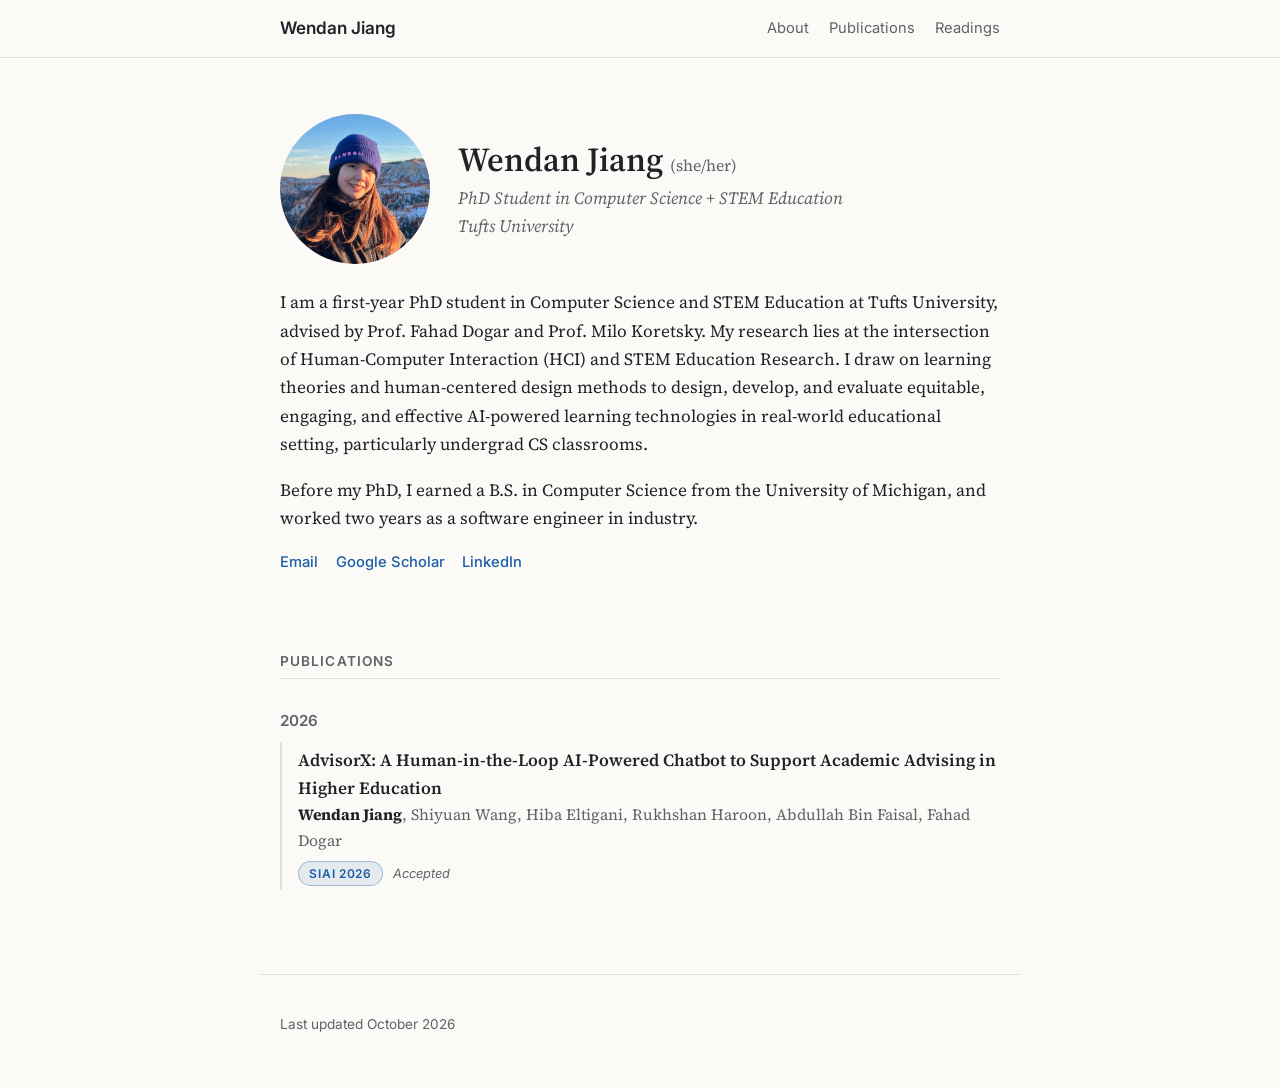
<file: index.html>
<!doctype html>
<html lang="en">
  <head>
    <meta charset="utf-8" />
    <meta name="viewport" content="width=device-width, initial-scale=1" />
    <title>Wendan Jiang</title>
    <meta
      name="description"
      content="Wendan Jiang — PhD student in Computer Science + STEM Education at Tufts University, working on AI-powered learning technologies."
    />
    <link rel="preconnect" href="https://fonts.googleapis.com" />
    <link rel="preconnect" href="https://fonts.gstatic.com" crossorigin />
    <link
      href="https://fonts.googleapis.com/css2?family=Source+Serif+4:ital,opsz,wght@0,8..60,400;0,8..60,600;1,8..60,400&family=Inter:wght@400;500;600&display=swap"
      rel="stylesheet"
    />
    <link rel="stylesheet" href="style.css" />
  </head>
  <body>
    <header class="site-header">
      <nav class="container nav">
        <a class="brand" href="#">Wendan Jiang</a>
        <ul class="nav-links">
          <li><a href="#about">About</a></li>
          <li><a href="#publications">Publications</a></li>
          <li><a href="reading.html">Readings</a></li>
        </ul>
      </nav>
    </header>

    <main class="container">
      <!-- ============ ABOUT ============ -->
      <section id="about" class="hero">
        <div class="profile-head">
          <img
            class="avatar"
            src="assets/profile.jpg"
            alt="Photo of Wendan Jiang"
            onerror="this.style.display = 'none'"
          />
          <div>
            <h1>Wendan Jiang <span class="pronouns">(she/her)</span></h1>
            <p class="role">
              PhD Student in Computer Science + STEM Education<br />Tufts
              University
            </p>
          </div>
        </div>
        <div class="bio">
          <p>
            I am a first-year PhD student in Computer Science and STEM Education at Tufts
            University, advised by Prof. Fahad Dogar and Prof. Milo Koretsky. My
            research lies at the intersection of Human-Computer Interaction
            (HCI) and STEM Education Research. I draw on learning theories and
            human-centered design methods to design, develop, and evaluate
            equitable, engaging, and effective AI-powered learning technologies
            in real-world educational setting, particularly undergrad CS
            classrooms.
          </p>
          <p>
            Before my PhD, I earned a B.S. in Computer Science from the University
            of Michigan, and worked two years as a software engineer in industry.
          </p>
          <p class="quick-links">
            <a href="mailto:wendan.jiang@tufts.edu">Email</a>
            <a
              href="https://scholar.google.com/citations?user=lc0iaw4AAAAJ&hl=en&authuser=2"
              >Google Scholar</a
            >
            <a href="https://www.linkedin.com/in/wendanj/">LinkedIn</a>
            <!-- <a href="https://github.com/ceilmechanics">GitHub</a> -->
            <!-- <a href="assets/cv.pdf">CV</a> -->
          </p>
        </div>
      </section>

      <!-- ============ PUBLICATIONS ============ -->
      <section id="publications">
        <h2>Publications</h2>
        <!-- Copy one <article class="paper"> block per paper. -->
        <h3 class="year">2026</h3>
        <article class="paper">
          <p class="paper-title">
            AdvisorX: A Human-in-the-Loop AI-Powered Chatbot to Support Academic
            Advising in Higher Education
          </p>
          <p class="authors">
            <strong>Wendan Jiang</strong>, Shiyuan Wang, Hiba Eltigani, Rukhshan
            Haroon, Abdullah Bin Faisal, Fahad Dogar
          </p>
          <p class="venue">
            <span class="venue-badge">SIAI 2026</span>
            <span class="venue-status">Accepted</span>
          </p>
          <!-- <p class="paper-links">
            <a href="https://arxiv.org/pdf/2511.05706">PDF</a>
            <a href="https://arxiv.org/abs/2511.05706">arXiv</a>
          </p> -->
        </article>
      </section>
    </main>

    <footer class="container footer">
      <p>Last updated October 2026</p>
    </footer>
  </body>
</html>
</file>
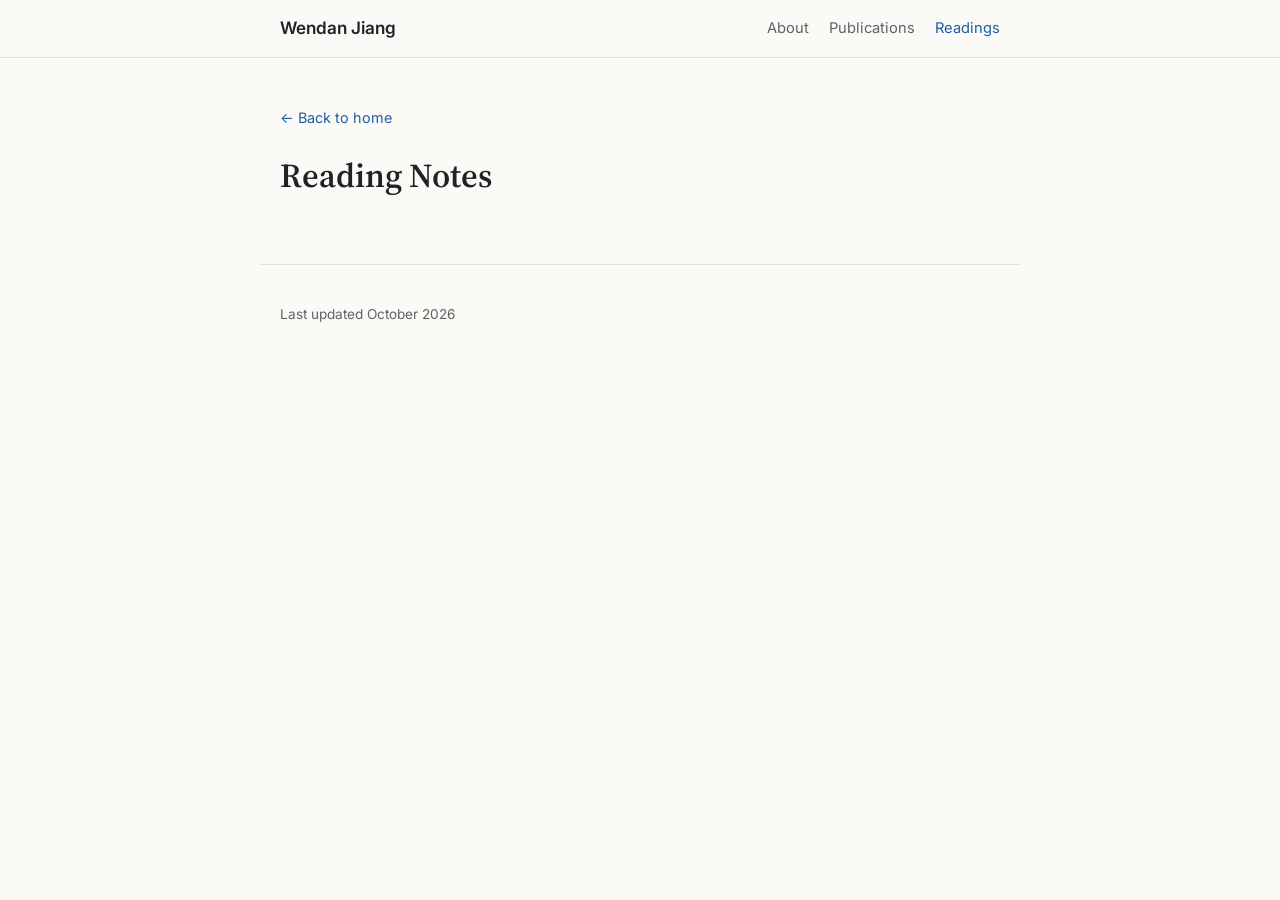
<file: reading.html>
<!doctype html>
<html lang="en">
<head>
  <meta charset="utf-8">
  <meta name="viewport" content="width=device-width, initial-scale=1">
  <title>Reading Notes — Wendan Jiang</title>
  <meta name="description" content="Short summaries and notes on books Wendan Jiang has read.">
  <link rel="preconnect" href="https://fonts.googleapis.com">
  <link rel="preconnect" href="https://fonts.gstatic.com" crossorigin>
  <link href="https://fonts.googleapis.com/css2?family=Source+Serif+4:ital,opsz,wght@0,8..60,400;0,8..60,600;1,8..60,400&family=Inter:wght@400;500;600&display=swap" rel="stylesheet">
  <link rel="stylesheet" href="style.css">
</head>
<body>
  <header class="site-header">
    <nav class="container nav">
      <a class="brand" href="index.html">Wendan Jiang</a>
      <ul class="nav-links">
        <li><a href="index.html#about">About</a></li>
        <li><a href="index.html#publications">Publications</a></li>
        <li><a class="active" href="reading.html">Readings</a></li>
      </ul>
    </nav>
  </header>

  <main class="container">
    <section>
      <p class="back"><a href="index.html">&larr; Back to home</a></p>
      <h1>Reading Notes</h1>

      <!-- Add books here, newest first. Example:
      <h3 class="year">2026</h3>
      <article class="book">
        <p class="book-title">Book Title</p>
        <p class="book-author">Author Name</p>
        <p>A few sentences on what the book is about and what stuck with you.</p>
      </article>
      -->
    </section>
  </main>

  <footer class="container footer">
    <p>Last updated October 2026</p>
  </footer>
</body>
</html>
</file>
<file: style.css>
:root {
  --bg: #fbfaf7;
  --text: #1f2328;
  --muted: #5f6368;
  --accent: #1d5fa8;
  --rule: #e4e1da;
  --serif: "Source Serif 4", Georgia, serif;
  --sans: "Inter", system-ui, -apple-system, sans-serif;
  color-scheme: light;
}

* { box-sizing: border-box; }

html { scroll-behavior: smooth; scroll-padding-top: 4.5rem; }

body {
  margin: 0;
  background: var(--bg);
  color: var(--text);
  font-family: var(--serif);
  font-size: 1.075rem;
  line-height: 1.65;
}

a { color: var(--accent); text-decoration: none; }
a:hover { text-decoration: underline; }

.container {
  max-width: 760px;
  margin: 0 auto;
  padding: 0 1.25rem;
}

/* ---------- Header ---------- */
.site-header {
  position: sticky;
  top: 0;
  z-index: 10;
  background: color-mix(in srgb, var(--bg) 88%, transparent);
  backdrop-filter: blur(8px);
  border-bottom: 1px solid var(--rule);
}

.nav {
  display: flex;
  align-items: center;
  justify-content: space-between;
  flex-wrap: wrap;
  gap: 0.5rem 1.5rem;
  padding-top: 0.9rem;
  padding-bottom: 0.9rem;
  font-family: var(--sans);
}

.brand { color: var(--text); font-weight: 600; }

.nav-links {
  display: flex;
  gap: 1.25rem;
  margin: 0;
  padding: 0;
  list-style: none;
  font-size: 0.92rem;
}
.nav-links a { color: var(--muted); }
.nav-links a:hover { color: var(--accent); text-decoration: none; }
.nav-links a.active { color: var(--accent); }

/* ---------- Sections ---------- */
section { padding: 3rem 0 1rem; }

h1, h2, h3 { line-height: 1.25; font-weight: 600; }
h1 { font-size: 2.1rem; margin: 0 0 0.25rem; }

h2 {
  font-family: var(--sans);
  font-size: 0.85rem;
  letter-spacing: 0.08em;
  text-transform: uppercase;
  color: var(--muted);
  border-bottom: 1px solid var(--rule);
  padding-bottom: 0.5rem;
  margin: 0 0 1.5rem;
}

/* ---------- About ---------- */
.hero { padding-top: 3.5rem; }

.profile-head {
  display: flex;
  align-items: center;
  gap: 1.75rem;
  margin-bottom: 1.5rem;
}
.profile-head .role { margin-bottom: 0; }

.avatar {
  flex-shrink: 0;
  width: 150px;
  height: 150px;
  border-radius: 50%;
  object-fit: cover;
}

.role { color: var(--muted); margin-top: 0; font-style: italic; }

.quick-links {
  display: flex;
  flex-wrap: wrap;
  gap: 0.4rem 1.1rem;
  font-family: var(--sans);
  font-size: 0.92rem;
  font-weight: 500;
}

/* ---------- Research ---------- */
.interests { list-style: none; margin: 0; padding: 0; display: grid; gap: 1.25rem; }
.interests h3 { font-size: 1.1rem; margin: 0 0 0.2rem; }
.interests p { margin: 0; color: var(--muted); }

/* ---------- Publications ---------- */
.note { color: var(--muted); font-size: 0.9rem; margin-top: -0.75rem; }

.year {
  font-family: var(--sans);
  font-size: 0.95rem;
  color: var(--muted);
  margin: 2rem 0 0.75rem;
}

.paper {
  padding: 0.25rem 0 0.25rem 1rem;
  border-left: 2px solid var(--rule);
  margin-bottom: 1.25rem;
}
.paper:hover { border-left-color: var(--accent); }
.paper p { margin: 0; }
.paper-title { font-weight: 600; }
.authors, .venue { color: var(--muted); font-size: 0.98rem; }
.authors strong { color: var(--text); }

.venue {
  display: flex;
  align-items: center;
  gap: 0.6rem;
  margin-top: 0.45rem !important;
}
.venue-badge {
  font-family: var(--sans);
  font-size: 0.75rem;
  font-weight: 600;
  letter-spacing: 0.06em;
  color: var(--accent);
  background: color-mix(in srgb, var(--accent) 10%, transparent);
  border: 1px solid color-mix(in srgb, var(--accent) 35%, transparent);
  border-radius: 999px;
  padding: 0.1rem 0.65rem;
}
.venue-status {
  font-family: var(--sans);
  font-size: 0.8rem;
  font-style: italic;
  color: var(--muted);
}

.paper-links {
  display: flex;
  gap: 0.5rem;
  margin-top: 0.4rem !important;
  font-family: var(--sans);
  font-size: 0.8rem;
}
.paper-links a {
  border: 1px solid var(--rule);
  border-radius: 4px;
  padding: 0.05rem 0.5rem;
}
.paper-links a:hover { border-color: var(--accent); text-decoration: none; }

/* ---------- Reading notes ---------- */
.back { font-family: var(--sans); font-size: 0.9rem; margin: 0 0 1.5rem; }

.book {
  padding: 0.25rem 0 0.25rem 1rem;
  border-left: 2px solid var(--rule);
  margin-bottom: 1.75rem;
}
.book p { margin: 0 0 0.4rem; }
.book-title { font-weight: 600; margin-bottom: 0 !important; }
.book-author { color: var(--muted); font-style: italic; }

/* ---------- Footer ---------- */
.footer {
  margin-top: 3rem;
  padding-top: 1.5rem;
  padding-bottom: 2.5rem;
  border-top: 1px solid var(--rule);
  color: var(--muted);
  font-family: var(--sans);
  font-size: 0.85rem;
}

/* ---------- Mobile ---------- */
@media (max-width: 640px) {
  .hero { padding-top: 2rem; }
  .profile-head { gap: 1.1rem; }
  .avatar { width: 96px; height: 96px; }
  h1 { font-size: 1.6rem; }
}

.pronouns { font-size: 1rem; font-weight: 400; color: var(--muted); }
</file>
